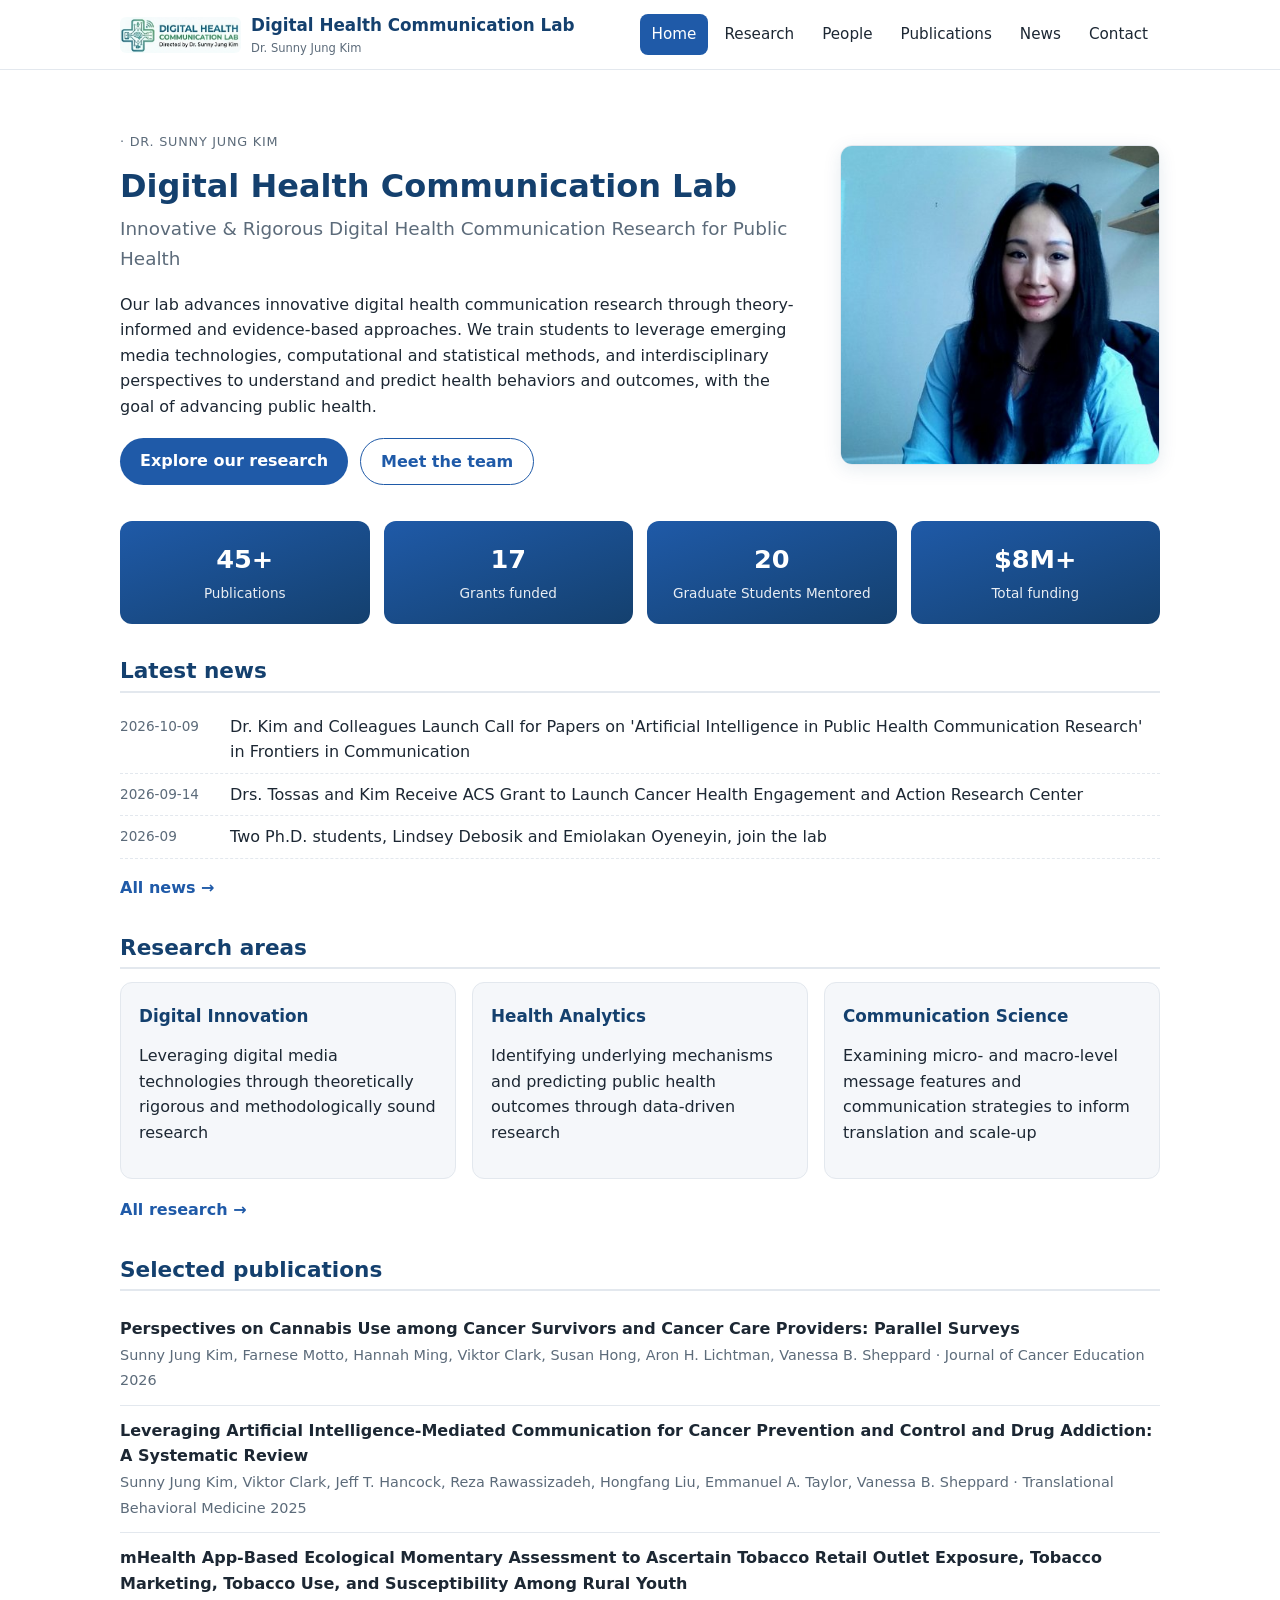
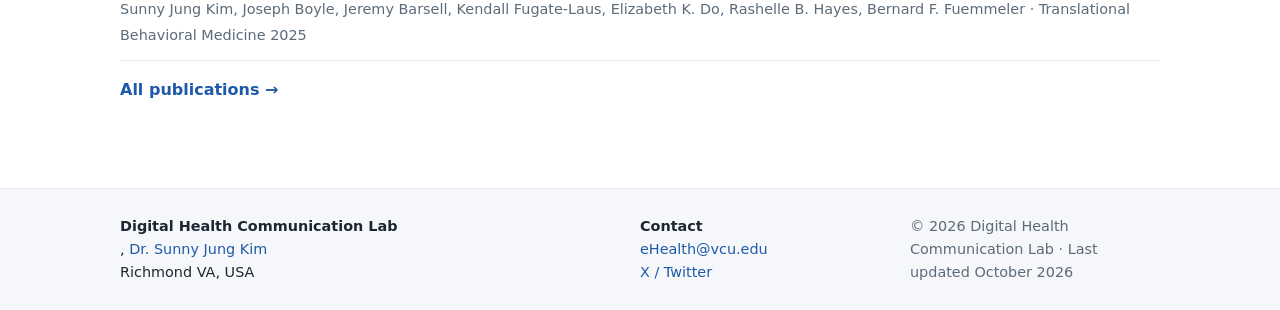
<file: index.html>
<!DOCTYPE html>
<html lang="en">
<head>
  <meta charset="UTF-8">
  <meta name="viewport" content="width=device-width, initial-scale=1.0">
  <title> Digital Health Communication Lab </title>
  <meta name="description" content="[Lab Name] research lab website">
  <link rel="stylesheet" href="css/style.css">
</head>
<body data-page="home">
  <header id="site-header" class="site-header"></header>
  <main class="wrap">
    <section id="home-hero" class="hero"></section>
    <section id="home-stats" class="stats-row"></section>
    <section id="home-news"></section>
    <section id="home-areas"></section>
    <section id="home-pubs"></section>
  </main>
  <footer id="site-footer" class="site-footer"></footer>
  <script src="data.js"></script>
  <script src="js/main.js"></script>
</body>
</html>
</file>
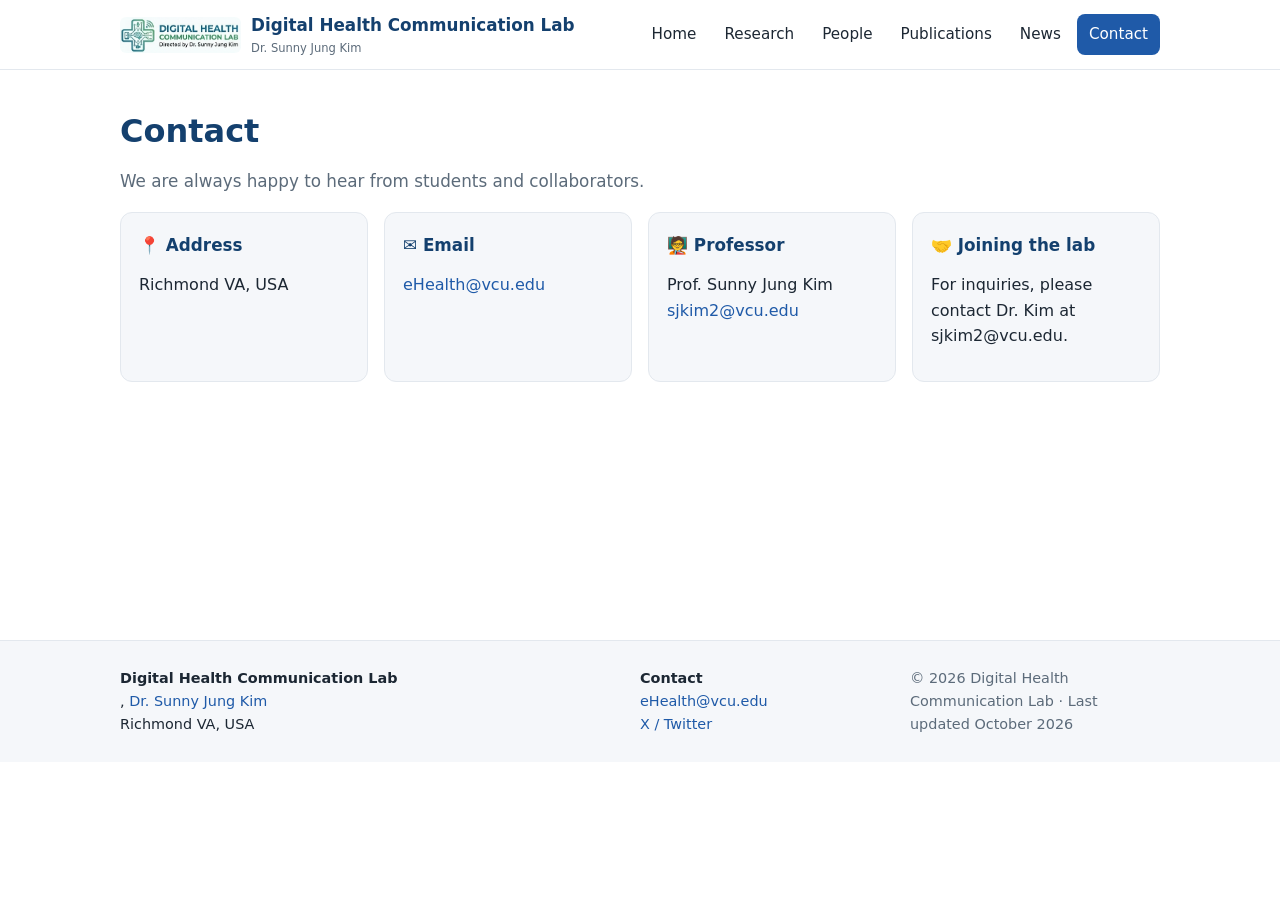
<file: contact.html>
<!DOCTYPE html>
<html lang="en">
<head>
  <meta charset="UTF-8">
  <meta name="viewport" content="width=device-width, initial-scale=1.0">
  <title>[Lab Name] — Contact</title>
  <meta name="description" content="Contact the lab">
  <link rel="stylesheet" href="css/style.css">
</head>
<body data-page="contact">
  <header id="site-header" class="site-header"></header>
  <main class="wrap">
    <section id="contact-info"></section>
  </main>
  <footer id="site-footer" class="site-footer"></footer>
  <script src="data.js"></script>
  <script src="js/main.js"></script>
</body>
</html>
</file>
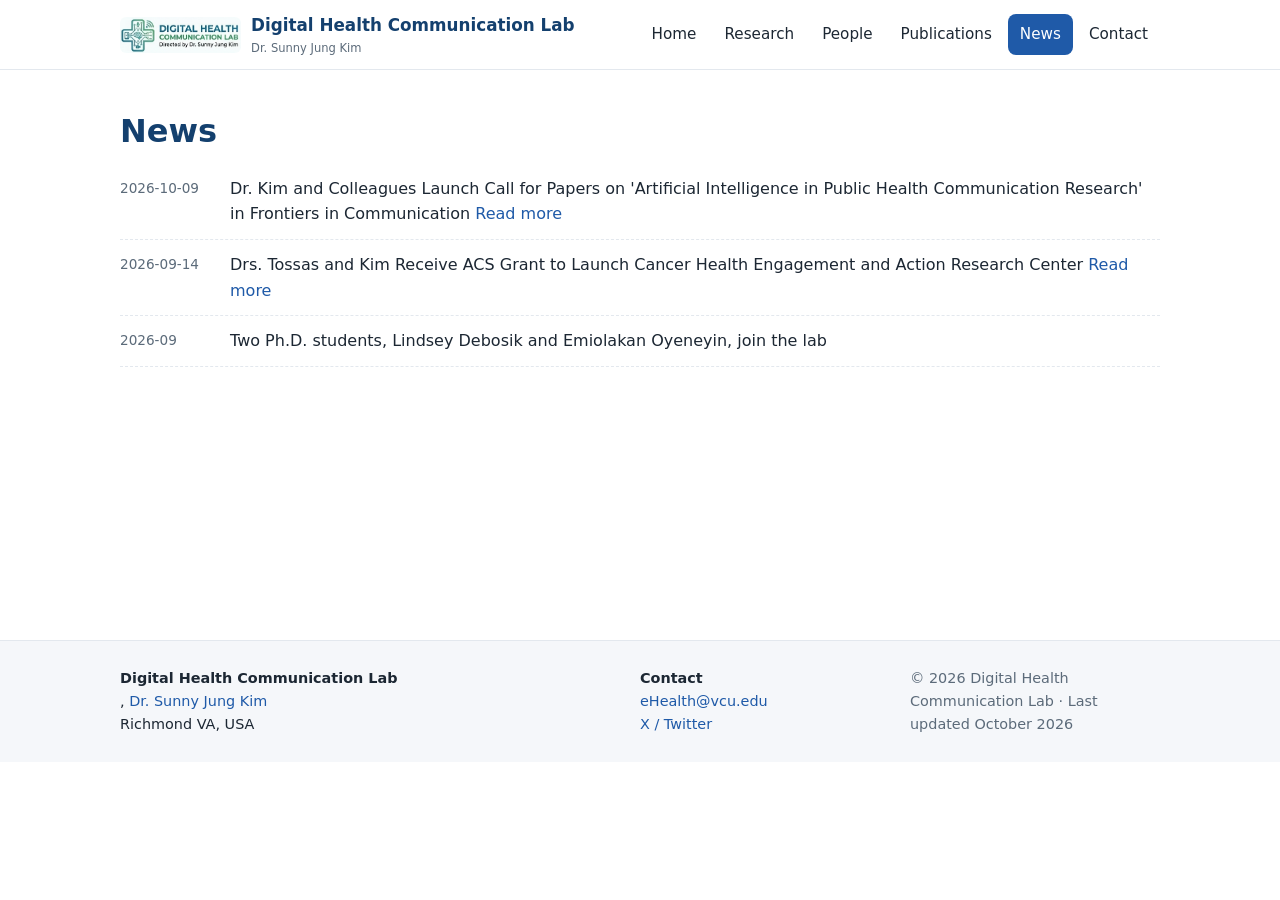
<file: news.html>
<!DOCTYPE html>
<html lang="en">
<head>
  <meta charset="UTF-8">
  <meta name="viewport" content="width=device-width, initial-scale=1.0">
  <title>[Lab Name] — News</title>
  <meta name="description" content="Lab news and updates">
  <link rel="stylesheet" href="css/style.css">
</head>
<body data-page="news">
  <header id="site-header" class="site-header"></header>
  <main class="wrap">
    <h1>News</h1>
    <section id="news-list"></section>
  </main>
  <footer id="site-footer" class="site-footer"></footer>
  <script src="data.js"></script>
  <script src="js/main.js"></script>
</body>
</html>
</file>
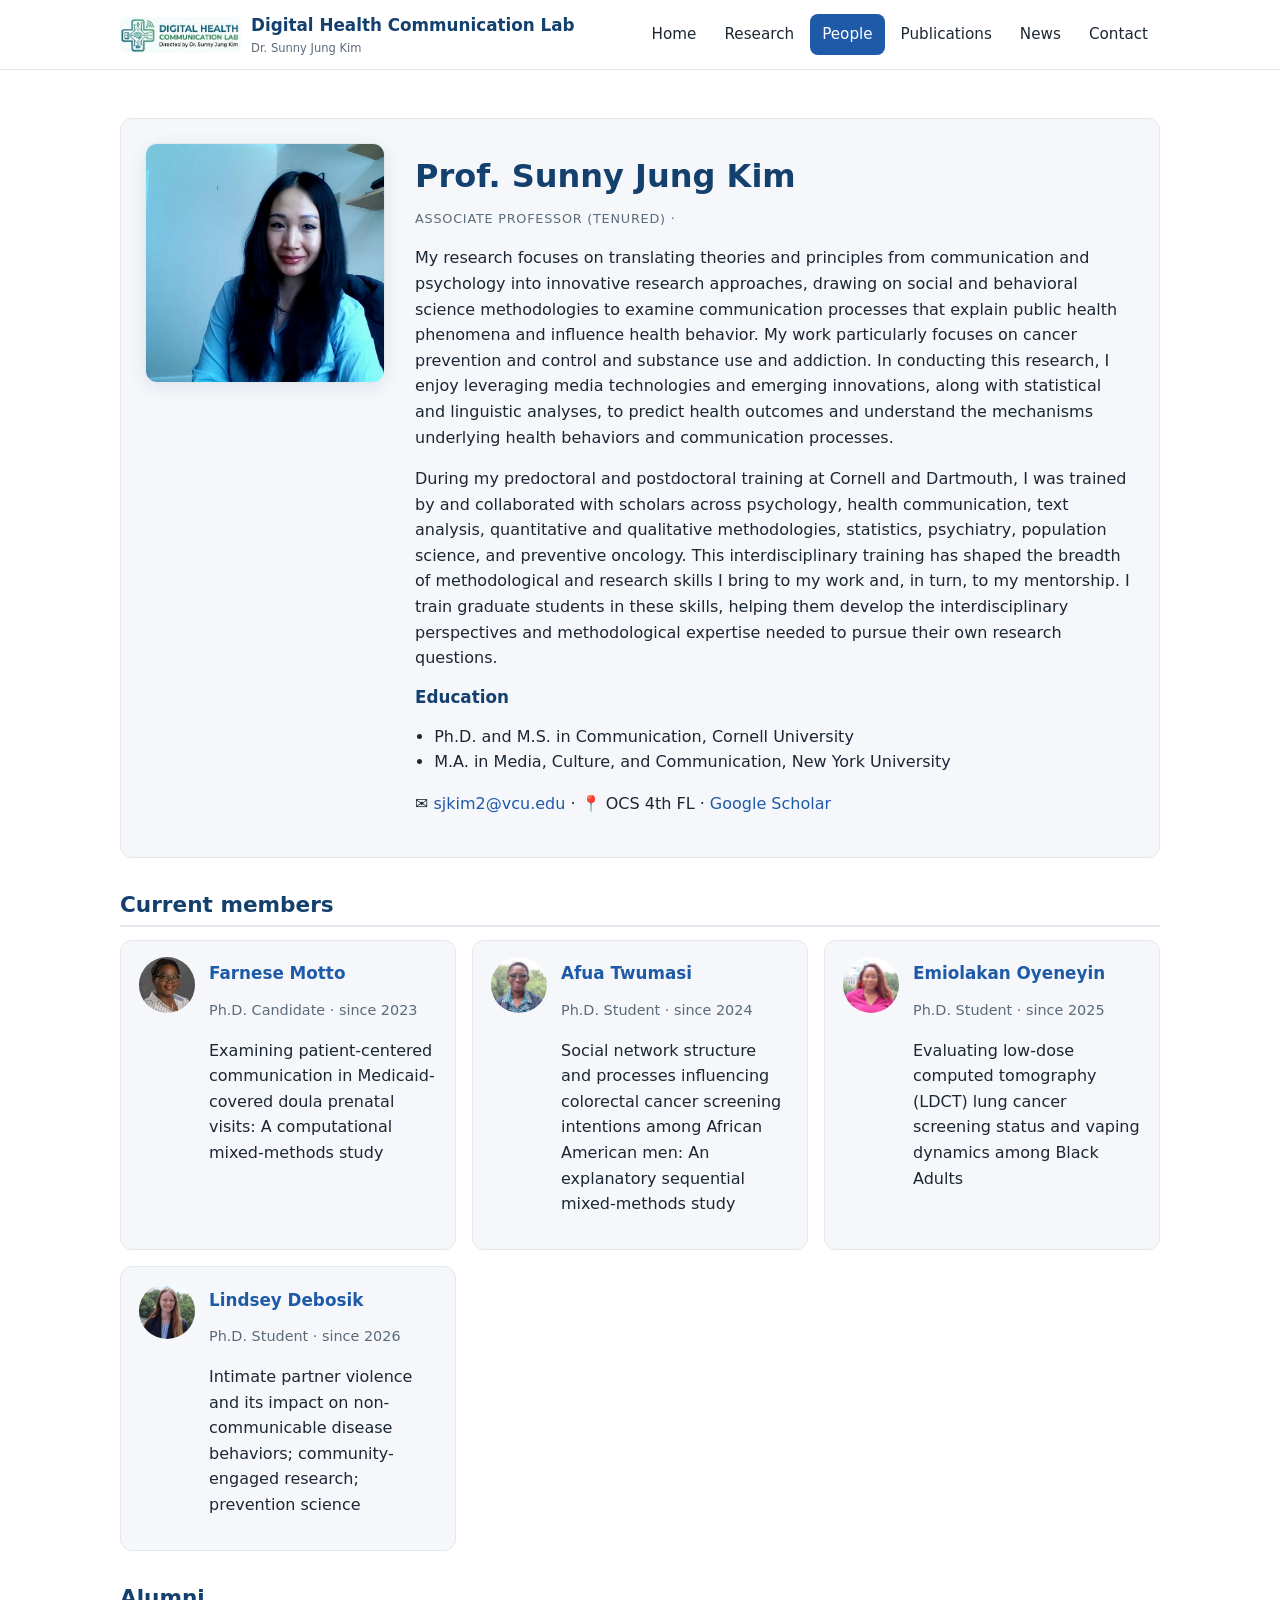
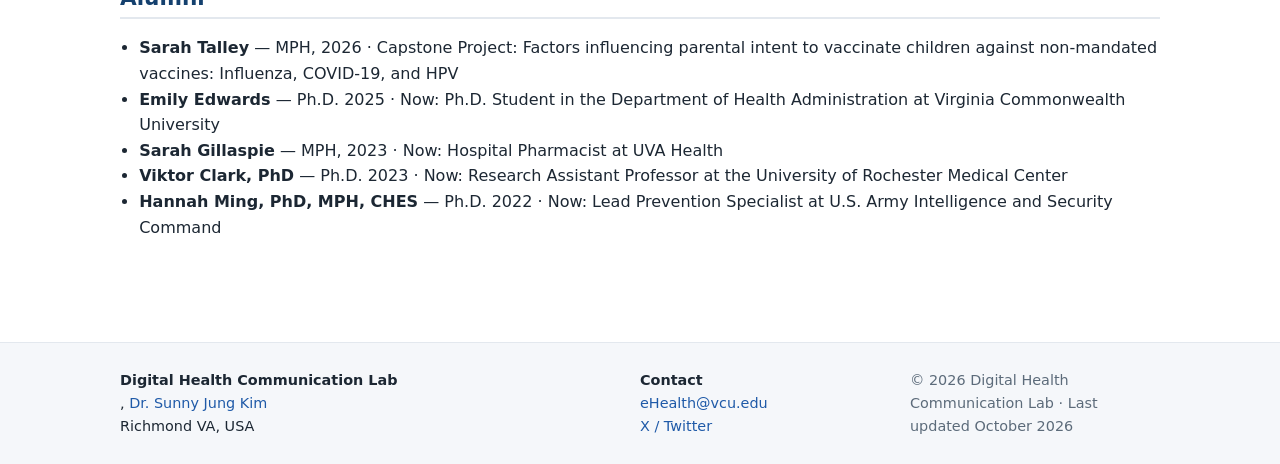
<file: people.html>
<!DOCTYPE html>
<html lang="en">
<head>
  <meta charset="UTF-8">
  <meta name="viewport" content="width=device-width, initial-scale=1.0">
  <title>[Lab Name] — People</title>
  <meta name="description" content="Current members and alumni of the lab">
  <link rel="stylesheet" href="css/style.css">
</head>
<body data-page="people">
  <header id="site-header" class="site-header"></header>
  <main class="wrap">
    <section id="people-pi" class="pi-card"></section>
    <section id="people-current"></section>
    <section id="people-alumni"></section>
  </main>
  <footer id="site-footer" class="site-footer"></footer>
  <script src="data.js"></script>
  <script src="js/main.js"></script>
</body>
</html>
</file>
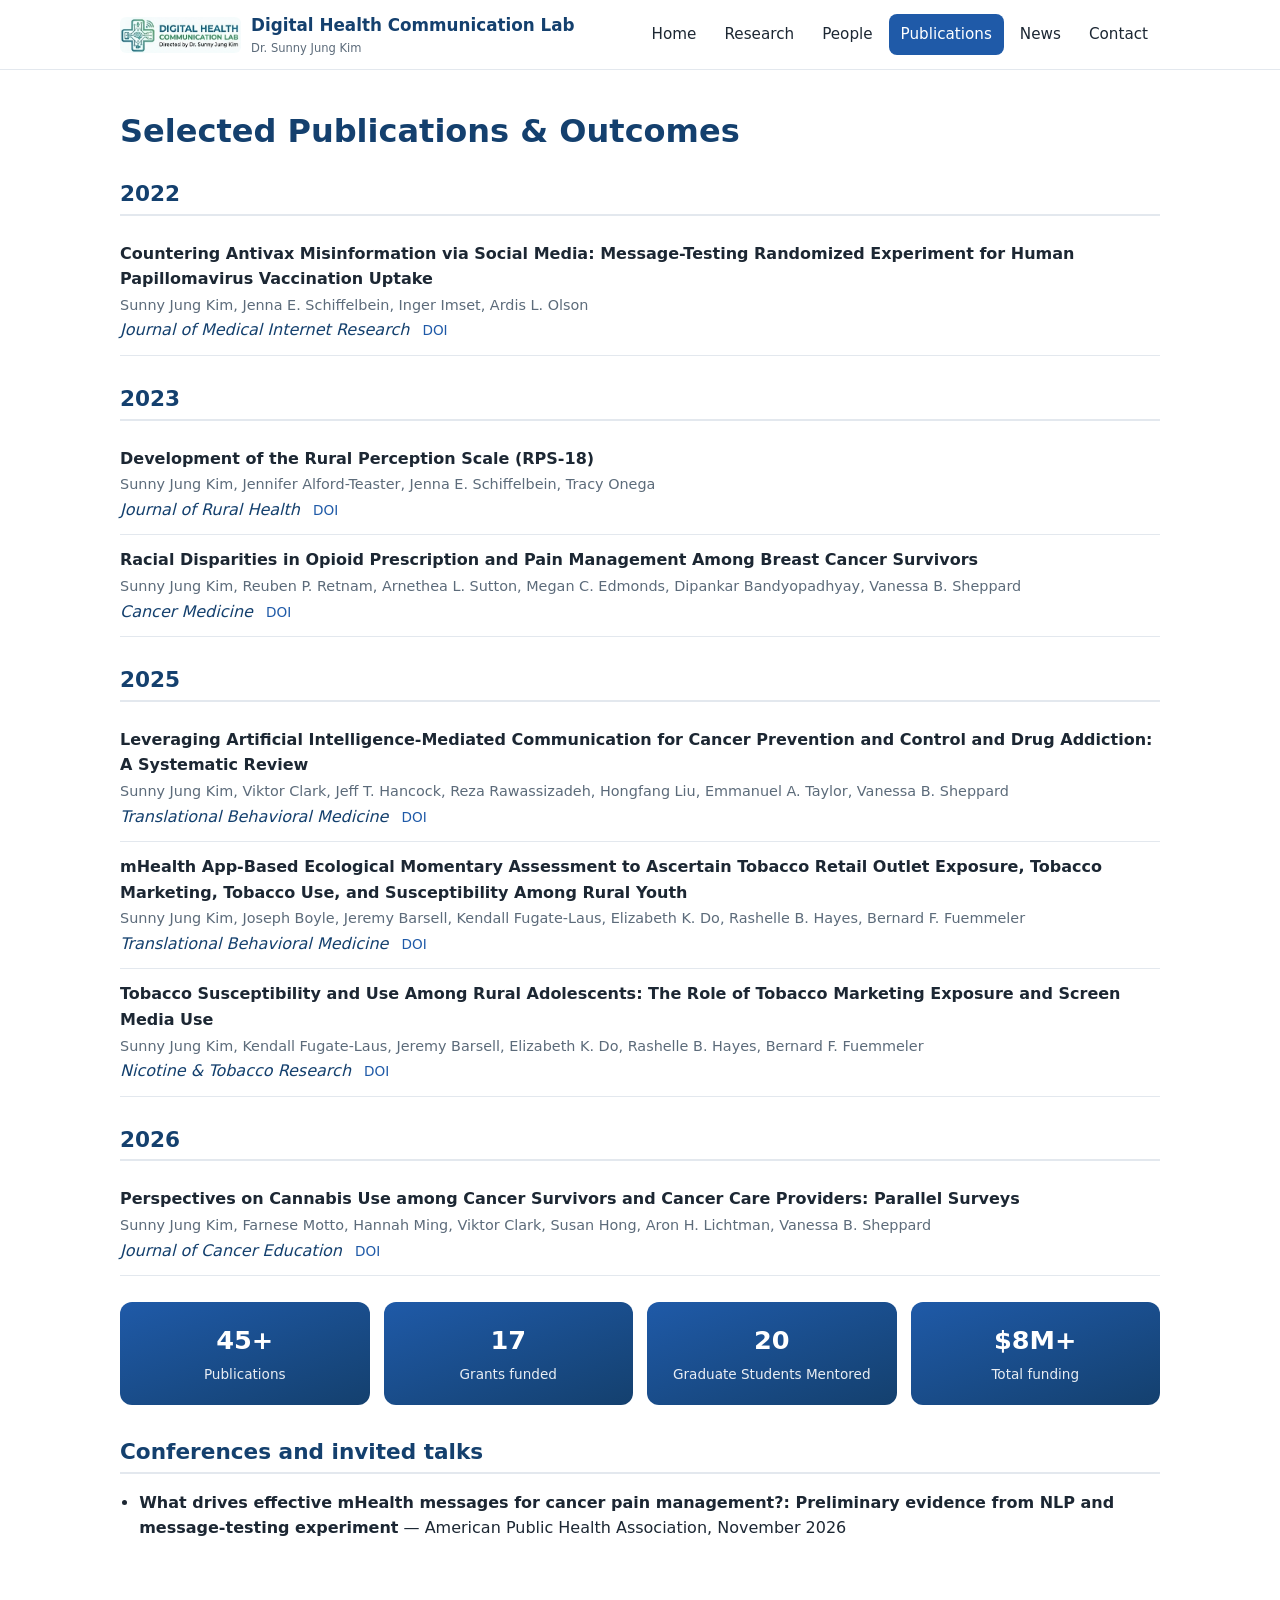
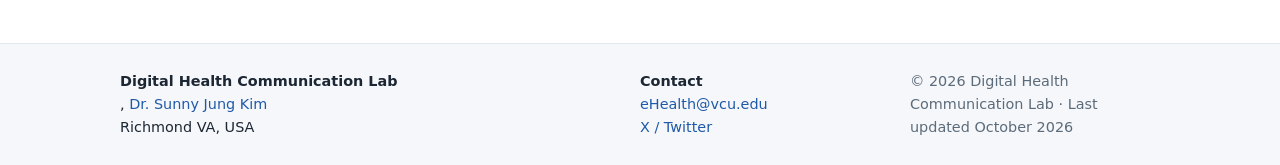
<file: publications.html>
<!DOCTYPE html>
<html lang="en">
<head>
  <meta charset="UTF-8">
  <meta name="viewport" content="width=device-width, initial-scale=1.0">
  <title>[Lab Name] — Publications &amp; Outcomes</title>
  <meta name="description" content="Publications, grants, talks, and software">
  <link rel="stylesheet" href="css/style.css">
</head>
<body data-page="publications">
  <header id="site-header" class="site-header"></header>
  <main class="wrap">
    <h1> Selected Publications &amp; Outcomes</h1>
    <section id="pubs-by-year"></section>
    <section id="pubs-outcomes"></section>
  </main>
  <footer id="site-footer" class="site-footer"></footer>
  <script src="data.js"></script>
  <script src="js/main.js"></script>
</body>
</html>
</file>
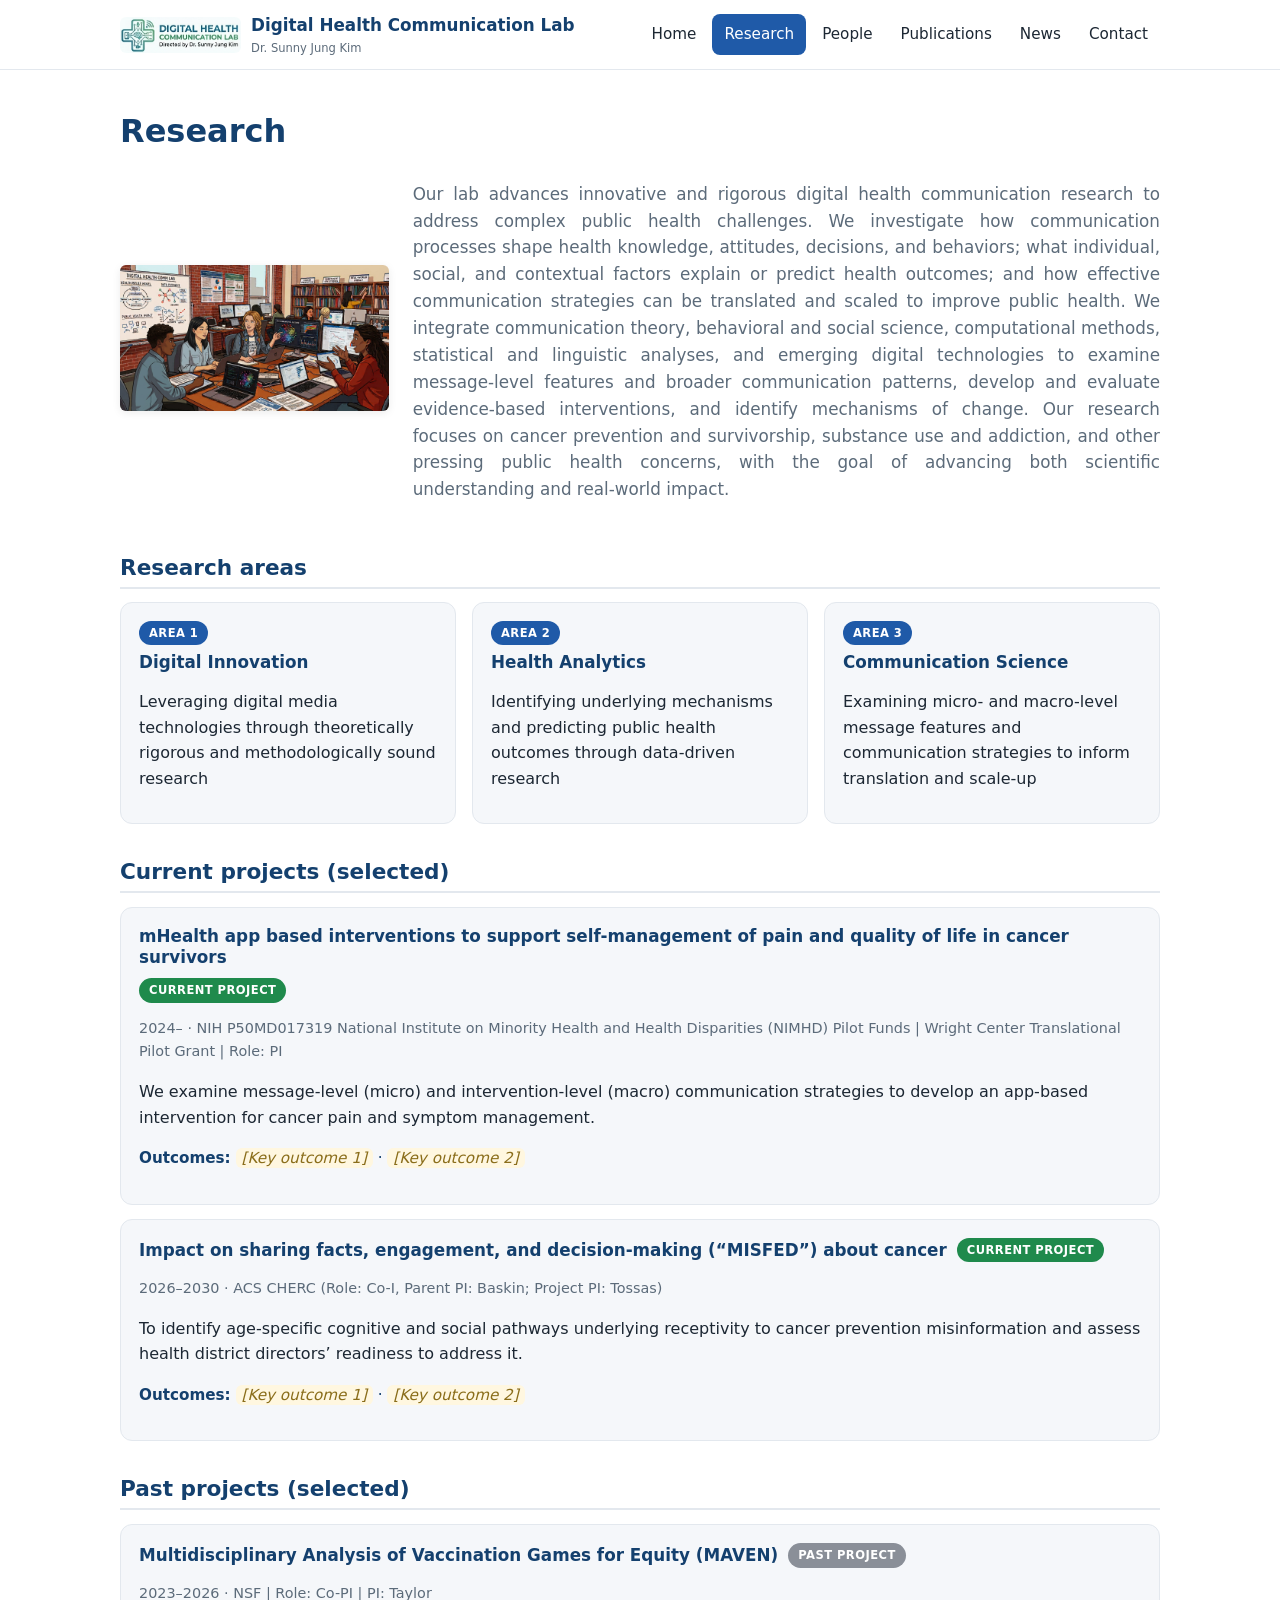
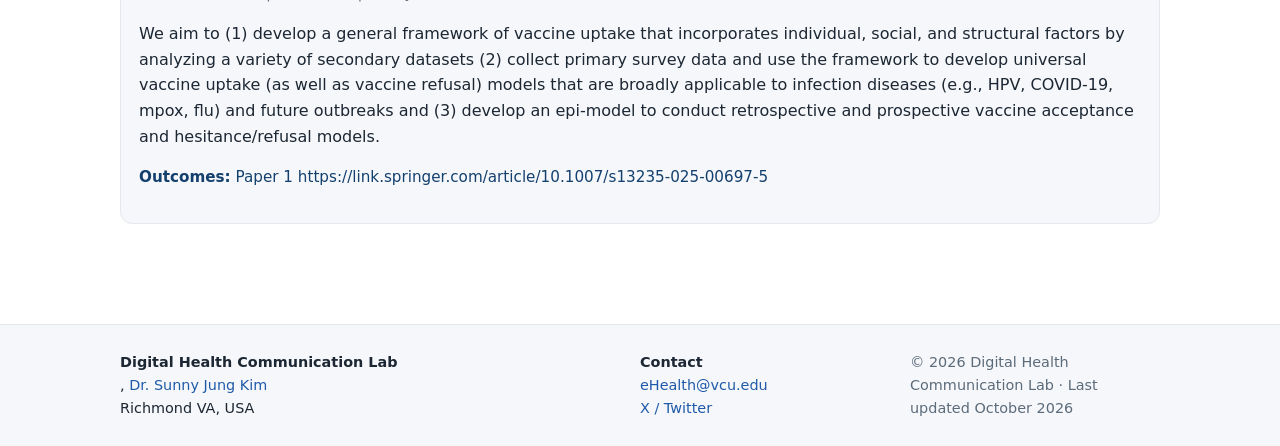
<file: research.html>
<!DOCTYPE html>
<html lang="en">
<head>
  <meta charset="UTF-8">
  <meta name="viewport" content="width=device-width, initial-scale=1.0">
  <title>[Lab Name] — Research</title>
  <meta name="description" content="Current and past research projects">
  <link rel="stylesheet" href="css/style.css">
</head>
<body data-page="research">
  <header id="site-header" class="site-header"></header>
  <main class="wrap">
    <section id="research-overview"></section>
    <section id="research-areas"></section>
    <section id="research-current"></section>
    <section id="research-past"></section>
  </main>
  <footer id="site-footer" class="site-footer"></footer>
  <script src="data.js"></script>
  <script src="js/main.js"></script>
</body>
</html>
</file>
<file: css/style.css>
/* Lab website styles — safe to customize colors here */
:root {
  --accent: #1f5aa8;
  --accent-dark: #14406e;
  --bg: #ffffff;
  --bg-soft: #f5f7fa;
  --text: #1c2733;
  --muted: #5c6b7a;
  --border: #e3e8ee;
  --radius: 12px;
  --wrap: 1080px;
  --ph-bg: #fff7e0;
  --ph-text: #8a6d1a;
}

* { box-sizing: border-box; }
html { scroll-behavior: smooth; }
body {
  margin: 0;
  font-family: "Segoe UI", system-ui, -apple-system, Roboto, "Helvetica Neue", Arial, sans-serif;
  color: var(--text);
  background: var(--bg);
  line-height: 1.6;
}
a { color: var(--accent); text-decoration: none; }
a:hover { text-decoration: underline; }
h1, h2, h3 { line-height: 1.25; color: var(--accent-dark); }
h1 { font-size: 2rem; margin: 0.4em 0; }
h2 { font-size: 1.35rem; margin: 1.6em 0 0.6em; padding-bottom: 0.25em; border-bottom: 2px solid var(--border); }
h3 { font-size: 1.05rem; margin: 0.4em 0; }

.wrap { max-width: var(--wrap); margin: 0 auto; padding: 0 20px; }
main.wrap { padding-top: 28px; padding-bottom: 56px; min-height: 60vh; }
.kicker { text-transform: uppercase; letter-spacing: 0.06em; font-size: 0.8rem; color: var(--muted); margin: 0 0 6px; }
.lead { font-size: 1.05rem; color: var(--muted); max-width: 70ch; }

/* Header */
.site-header {
  position: sticky; top: 0; z-index: 50;
  background: rgba(255,255,255,0.96);
  border-bottom: 1px solid var(--border);
  backdrop-filter: blur(4px);
}
.nav-row { display: flex; align-items: center; gap: 18px; padding: 12px 20px; }
.brand { display: flex; align-items: center; gap: 10px; font-weight: 700; color: var(--accent-dark); font-size: 1.05rem; }
.brand small { display: block; font-weight: 400; font-size: 0.72rem; color: var(--muted); }
.logo { height: 36px; width: auto; border-radius: 6px; }
#site-nav { margin-left: auto; display: flex; gap: 4px; flex-wrap: wrap; }
#site-nav a {
  padding: 8px 12px; border-radius: 8px; color: var(--text); font-weight: 500; font-size: 0.95rem;
}
#site-nav a:hover { background: var(--bg-soft); text-decoration: none; }
#site-nav a.active { background: var(--accent); color: #fff; }
#nav-toggle { display: none; margin-left: auto; background: none; border: 1px solid var(--border); border-radius: 8px; font-size: 1.2rem; padding: 4px 12px; cursor: pointer; }

/* Hero */
.hero { display: flex; gap: 36px; align-items: center; padding: 34px 0 10px; }
.hero-text { flex: 1.4; }
.hero-text .tagline { font-size: 1.15rem; color: var(--muted); margin-top: -4px; }
.hero-actions { margin-top: 18px; display: flex; gap: 12px; flex-wrap: wrap; }
.hero-photo { flex: 1; max-width: 320px; }
.hero-photo img, .pi-photo img {
  width: 100%; border-radius: var(--radius); border: 1px solid var(--border);
  box-shadow: 0 4px 18px rgba(20,64,110,0.10);
}
.photo-fallback {
  aspect-ratio: 4/5; border: 2px dashed var(--border); border-radius: var(--radius);
  display: flex; align-items: center; justify-content: center; text-align: center;
  color: var(--muted); background: var(--bg-soft); font-size: 0.85rem; padding: 16px;
}
.btn {
  display: inline-block; padding: 10px 20px; border-radius: 999px;
  background: var(--accent); color: #fff; font-weight: 600;
}
.btn:hover { background: var(--accent-dark); text-decoration: none; }
.btn.ghost { background: transparent; color: var(--accent); border: 1.5px solid var(--accent); }
.btn.ghost:hover { background: var(--bg-soft); }

/* Cards & grids */
.card {
  background: var(--bg-soft); border: 1px solid var(--border);
  border-radius: var(--radius); padding: 16px 18px;
}
.card-grid { display: grid; grid-template-columns: repeat(auto-fit, minmax(260px, 1fr)); gap: 16px; margin: 10px 0; }
.people-grid { grid-template-columns: repeat(auto-fit, minmax(300px, 1fr)); }
.person { display: flex; gap: 14px; align-items: flex-start; }
.avatar { width: 56px; height: 56px; border-radius: 50%; object-fit: cover; flex: none; }
.avatar-fallback {
  display: flex; align-items: center; justify-content: center;
  background: var(--accent); color: #fff; font-weight: 700; font-size: 1.3rem;
}

/* Stats */
.stats-row { display: grid; grid-template-columns: repeat(auto-fit, minmax(160px, 1fr)); gap: 14px; margin: 26px 0; }
.stat {
  background: linear-gradient(160deg, var(--accent), var(--accent-dark));
  color: #fff; border-radius: var(--radius); padding: 18px; text-align: center;
}
.stat-value { display: block; font-size: 1.6rem; font-weight: 700; }
.stat-label { font-size: 0.85rem; opacity: 0.9; }

/* News */
.news-list { list-style: none; padding: 0; margin: 8px 0; }
.news-list li { display: flex; gap: 14px; padding: 8px 0; border-bottom: 1px dashed var(--border); }
.news-date { flex: none; font-variant-numeric: tabular-nums; color: var(--muted); font-size: 0.85rem; padding-top: 2px; min-width: 96px; }
.news-list.big li { padding: 12px 0; }
.more { display: inline-block; margin-top: 8px; font-weight: 600; }

/* Projects */
.project {
  display: flex; gap: 20px; background: var(--bg-soft);
  border: 1px solid var(--border); border-radius: var(--radius);
  padding: 18px; margin: 14px 0;
}
.project-img { width: 220px; height: 150px; object-fit: cover; border-radius: 10px; flex: none; }
.project-head { display: flex; align-items: center; gap: 10px; flex-wrap: wrap; }
.project-head h3 { margin: 0; }
.outcomes { color: var(--accent-dark); font-size: 0.95rem; }

/* Badges */
.badge {
  display: inline-block; font-size: 0.72rem; font-weight: 700; text-transform: uppercase;
  letter-spacing: 0.04em; padding: 3px 10px; border-radius: 999px;
  background: var(--accent); color: #fff;
}
.badge-current { background: #1f8a4c; }
.badge-past { background: #8a8f98; }
.badge-award { background: #b7791f; }

/* Publications */
.pub-list { list-style: none; padding: 0; margin: 8px 0; }
.pub-list li { padding: 12px 0; border-bottom: 1px solid var(--border); }
.pub-title { font-weight: 600; color: var(--text); }
.pub-meta { color: var(--muted); font-size: 0.9rem; }
.pub-venue { font-style: italic; color: var(--accent-dark); }
.pub-links { font-size: 0.85rem; margin-left: 8px; }
.pub-year h2 { margin-top: 1.4em; }
details { margin-top: 6px; font-size: 0.9rem; }
details summary { cursor: pointer; color: var(--accent); }
.plain { padding-left: 1.2em; }

/* justify the overview paragraph on the Research page */
body[data-page="research"] .lead {
  text-align: justify;
  text-justify: inter-word;    /* better spacing algorithm in some browsers */
  text-align-last: left;      /* keep the last line left-aligned instead of stretched */
  hyphens: auto;              /* allow hyphenation for nicer breaks (optional) */
}

/* People */
.pi-card { display: flex; gap: 30px; align-items: flex-start; background: var(--bg-soft); border: 1px solid var(--border); border-radius: var(--radius); padding: 24px; margin-top: 20px; }
.pi-photo { flex: none; width: 240px; }
.pi-body { flex: 1; }
.contact-line { margin-top: 12px; }
.alumni-list { padding-left: 1.2em; }

/* Contact */
.contact-grid { display: grid; grid-template-columns: repeat(auto-fit, minmax(240px, 1fr)); gap: 16px; margin-top: 16px; }

/* Placeholder highlighting */
.placeholder {
  background: var(--ph-bg); color: var(--ph-text);
  border-radius: 6px; padding: 1px 6px; font-style: italic;
}

/* Footer */
.site-footer { border-top: 1px solid var(--border); background: var(--bg-soft); margin-top: 30px; }
.footer-grid { display: grid; grid-template-columns: 2fr 1fr 1fr; gap: 20px; padding: 26px 20px; font-size: 0.9rem; }
.footer-fine { color: var(--muted); align-self: end; }

.research-overview-grid {
  display: flex;
  gap: 1.5rem;
  align-items: center;
  margin-bottom: 1.5rem;
}
.research-photo img {
  max-width: 360px;
  width: 100%;
  height: auto;
  border-radius: 6px;
  box-shadow: 0 2px 8px rgba(0,0,0,0.08);
  object-fit: cover;
}
/* stack on small screens */
@media (max-width: 700px) {
  .research-overview-grid { flex-direction: column; text-align: center; }
  .research-photo img { max-width: 100%; }
}

/* Mobile */
@media (max-width: 760px) {
  #nav-toggle { display: block; }
  #site-nav {
    display: none; position: absolute; left: 0; right: 0; top: 100%;
    background: #fff; border-bottom: 1px solid var(--border);
    flex-direction: column; padding: 8px 14px 14px;
  }
  .nav-open #site-nav { display: flex; }
  #site-nav a { padding: 12px; }
  .hero { flex-direction: column; text-align: left; }
  .hero-photo { max-width: 260px; margin: 0 auto; }
  .project { flex-direction: column; }
  .project-img { width: 100%; height: auto; }
  .pi-card { flex-direction: column; }
  .pi-photo { width: 200px; }
  .footer-grid { grid-template-columns: 1fr; }
  h1 { font-size: 1.6rem; }
}
</file>
